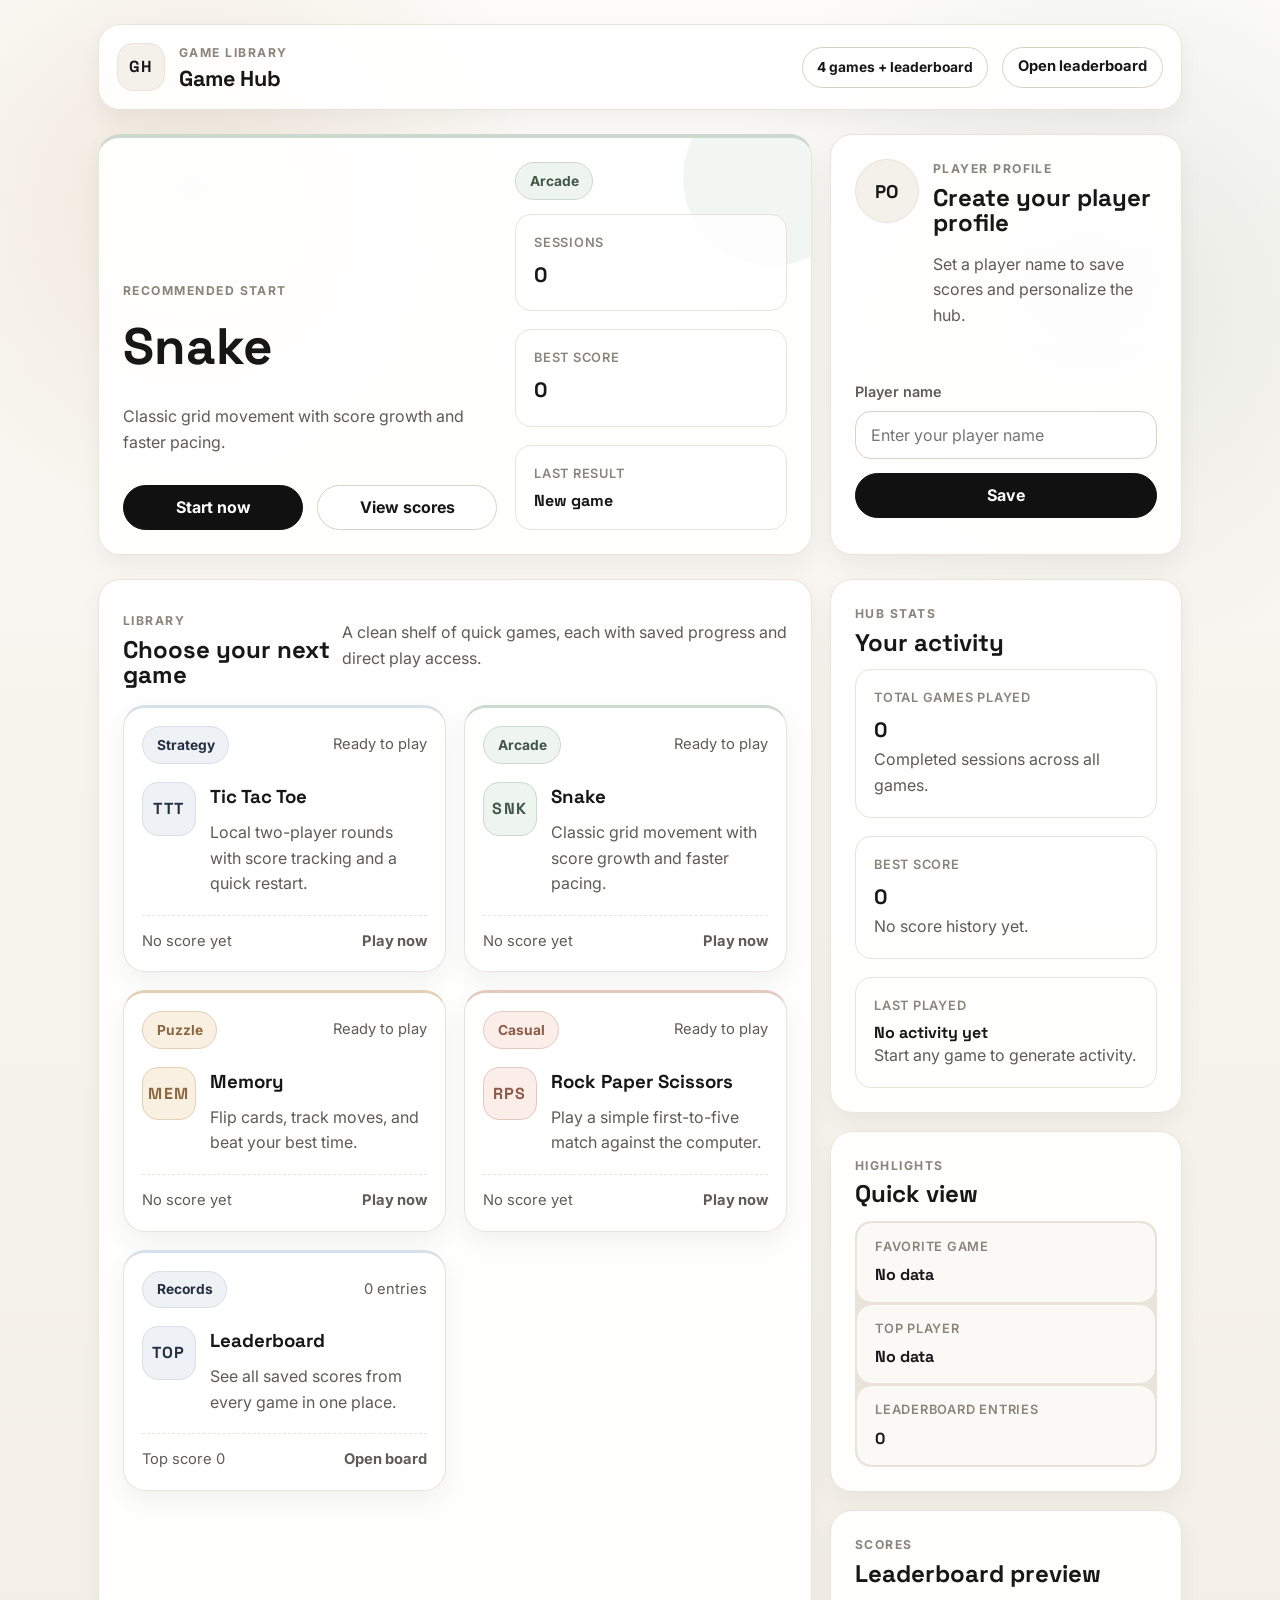
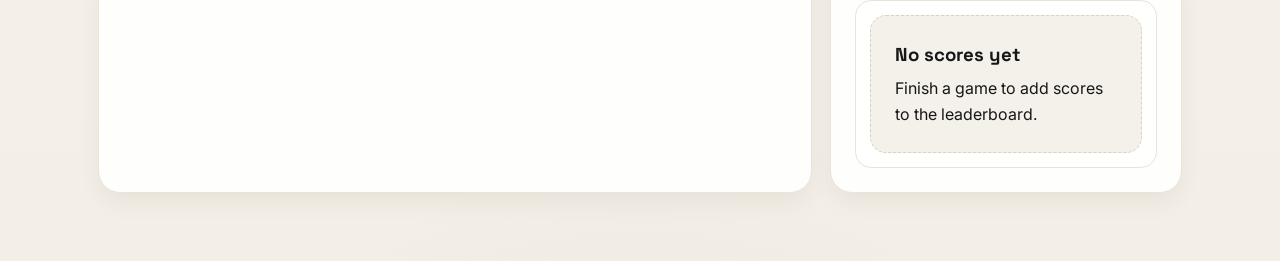
<file: index.html>
﻿<!DOCTYPE html>
<html lang="en">
<head>
  <meta charset="UTF-8">
  <meta name="viewport" content="width=device-width, initial-scale=1.0">
  <meta name="theme-color" content="#f7f5f0">
  <title>Game Hub</title>
  <link rel="stylesheet" href="styles/variables.css">
  <link rel="stylesheet" href="styles/global.css">
</head>
<body data-page="dashboard">
  <main class="app-shell app-shell-dashboard">
    <header class="topbar glass-card topbar-dashboard">
      <div class="brand">
        <div class="brand-mark">GH</div>
        <div>
          <p class="eyebrow">Game library</p>
          <h1 class="brand-title">Game Hub</h1>
        </div>
      </div>
      <div class="topbar-actions">
        <span class="topbar-pill">4 games + leaderboard</span>
        <a class="button button-secondary button-small" href="games/leaderboard/index.html">Open leaderboard</a>
      </div>
    </header>

    <section class="hub-hero">
      <article class="glass-card featured-panel tone-sage" id="featuredPanel">
        <div class="featured-copy">
          <p class="eyebrow" id="featuredEyebrow">Recommended start</p>
          <h2 class="hero-title featured-title" id="featuredGameName">Snake</h2>
          <p class="hero-text" id="featuredGameCopy">A quick arcade run is a great way to jump into the hub.</p>
          <div class="hero-actions">
            <a class="button" id="featuredGameLink" href="games/snake/index.html">Play now</a>
            <a class="button button-secondary" href="games/leaderboard/index.html">View scores</a>
          </div>
        </div>

        <div class="featured-side">
          <span class="feature-tag" id="featuredGameCategory">Arcade</span>
          <div class="feature-stats">
            <article class="feature-stat">
              <span class="stat-label">Sessions</span>
              <strong class="stat-value" id="featuredSessions">0</strong>
            </article>
            <article class="feature-stat">
              <span class="stat-label">Best score</span>
              <strong class="stat-value" id="featuredBestScore">0</strong>
            </article>
            <article class="feature-stat">
              <span class="stat-label">Last result</span>
              <strong class="stat-value stat-value-small" id="featuredLastResult">New game</strong>
            </article>
          </div>
        </div>
      </article>

      <aside class="glass-card profile-panel">
        <div class="profile-head">
          <div class="profile-avatar" id="profileAvatar">GH</div>
          <div>
            <p class="eyebrow">Player profile</p>
            <h2 class="profile-title" id="profileHeading">Create your player profile</h2>
            <p class="profile-copy" id="profileCopy">Set a player name to save scores and personalize the hub.</p>
          </div>
        </div>

        <div class="profile-actions">
          <button class="button button-secondary button-small is-hidden" id="editProfileBtn" type="button">Edit name</button>
        </div>

        <form class="profile-form" id="profileForm" novalidate>
          <label class="field" for="playerNameInput">
            <span class="field-label">Player name</span>
            <input
              class="field-input"
              id="playerNameInput"
              name="playerName"
              type="text"
              maxlength="18"
              placeholder="Enter your player name"
              autocomplete="nickname"
            >
          </label>
          <div class="profile-form-actions">
            <button class="button" id="saveProfileBtn" type="submit">Save</button>
            <button class="button button-secondary" id="cancelProfileBtn" type="button">Cancel</button>
          </div>
        </form>
      </aside>
    </section>

    <section class="dashboard-main">
      <section class="glass-card library-panel">
        <div class="section-header">
          <div>
            <p class="eyebrow">Library</p>
            <h2 class="section-title">Choose your next game</h2>
          </div>
          <p class="section-copy">A clean shelf of quick games, each with saved progress and direct play access.</p>
        </div>
        <div class="game-grid game-grid-dashboard" id="gameGrid"></div>
      </section>

      <aside class="sidebar-stack">
        <article class="glass-card stats-panel">
          <div class="section-header section-header-compact">
            <div>
              <p class="eyebrow">Hub stats</p>
              <h2 class="section-title">Your activity</h2>
            </div>
          </div>

          <div class="stats-grid stats-grid-compact">
            <article class="stat-card">
              <span class="stat-label">Total games played</span>
              <strong class="stat-value" id="totalGamesPlayed">0</strong>
              <span class="stat-copy">Completed sessions across all games.</span>
            </article>

            <article class="stat-card">
              <span class="stat-label">Best score</span>
              <strong class="stat-value" id="bestScoreValue">0</strong>
              <span class="stat-copy" id="bestScoreContext">No score history yet.</span>
            </article>

            <article class="stat-card">
              <span class="stat-label">Last played</span>
              <strong class="stat-value stat-value-small" id="lastPlayedGame">No activity yet</strong>
              <span class="stat-copy" id="lastPlayedTime">Start any game to generate activity.</span>
            </article>
          </div>
        </article>

        <article class="glass-card info-panel">
          <div class="section-header section-header-compact">
            <div>
              <p class="eyebrow">Highlights</p>
              <h2 class="section-title">Quick view</h2>
            </div>
          </div>

          <div class="insight-list">
            <div class="insight-item">
              <span class="summary-inline-label">Favorite game</span>
              <strong id="favoriteGameValue">No data</strong>
            </div>
            <div class="insight-item">
              <span class="summary-inline-label">Top player</span>
              <strong id="topPlayerValue">No data</strong>
            </div>
            <div class="insight-item">
              <span class="summary-inline-label">Leaderboard entries</span>
              <strong id="leaderboardEntriesValue">0</strong>
            </div>
          </div>
        </article>

        <article class="glass-card leaderboard-card">
          <div class="section-header section-header-compact">
            <div>
              <p class="eyebrow">Scores</p>
              <h2 class="section-title">Leaderboard preview</h2>
            </div>
          </div>

          <div class="table-wrap">
            <table class="leaderboard-table leaderboard-table-compact">
              <thead>
                <tr>
                  <th>Rank</th>
                  <th>Player</th>
                  <th>Game</th>
                  <th>Score</th>
                  <th>Result</th>
                </tr>
              </thead>
              <tbody id="leaderboardPreviewBody"></tbody>
            </table>
          </div>
        </article>
      </aside>
    </section>
  </main>

  <script src="shared/config.js" defer></script>
  <script src="shared/storage.js" defer></script>
  <script src="shared/scoreboard.js" defer></script>
  <script src="shared/ui.js" defer></script>
  <script src="script.js" defer></script>
</body>
</html>
</file>
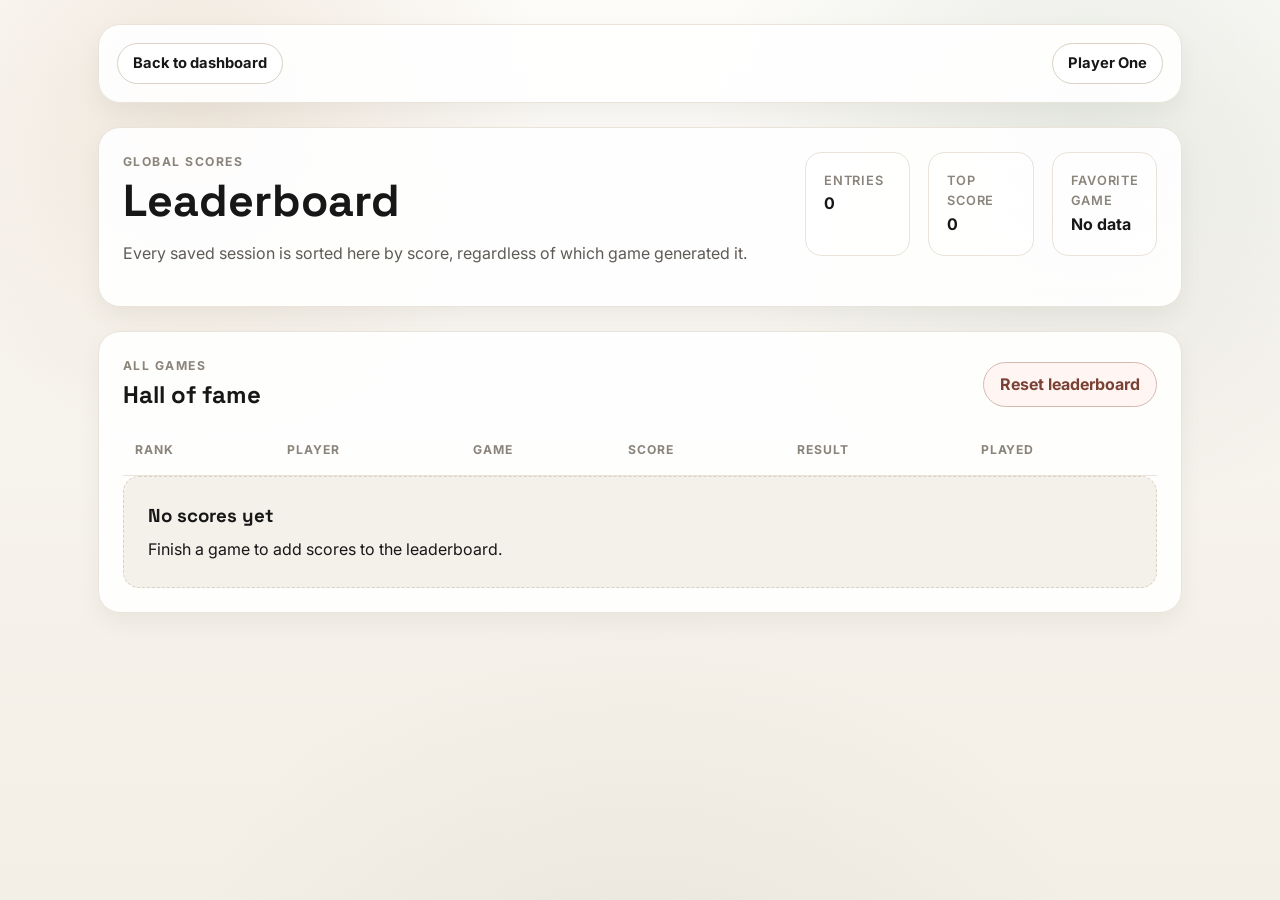
<file: games/leaderboard/index.html>
﻿<!DOCTYPE html>
<html lang="en">
<head>
  <meta charset="UTF-8">
  <meta name="viewport" content="width=device-width, initial-scale=1.0">
  <title>Game Hub | Leaderboard</title>
  <link rel="stylesheet" href="../../styles/variables.css">
  <link rel="stylesheet" href="../../styles/global.css">
  <link rel="stylesheet" href="style.css">
</head>
<body data-page="leaderboard">
  <main class="page-shell">
    <header class="topbar glass-card">
      <a class="back-link" href="../../index.html">Back to dashboard</a>
      <span class="player-chip" id="playerNameChip">Player One</span>
    </header>

    <section class="page-hero glass-card">
      <div>
        <p class="eyebrow">Global scores</p>
        <h1 class="page-title">Leaderboard</h1>
        <p class="hero-text">
          Every saved session is sorted here by score, regardless of which game generated it.
        </p>
      </div>
      <div class="status-strip">
        <article class="score-pill">
          <span class="pill-label">Entries</span>
          <strong id="leaderboardEntriesCount">0</strong>
        </article>
        <article class="score-pill">
          <span class="pill-label">Top score</span>
          <strong id="leaderboardTopScore">0</strong>
        </article>
        <article class="score-pill">
          <span class="pill-label">Favorite game</span>
          <strong id="leaderboardFavoriteGame">No data</strong>
        </article>
      </div>
    </section>

    <section class="page-section">
      <article class="glass-card leaderboard-card">
        <div class="section-header">
          <div>
            <p class="eyebrow">All games</p>
            <h2 class="section-title">Hall of fame</h2>
          </div>
          <div class="page-actions">
            <button class="button button-danger" id="resetLeaderboardBtn" type="button">Reset leaderboard</button>
          </div>
        </div>

        <div class="table-wrap">
          <table class="leaderboard-table">
            <thead>
              <tr>
                <th>Rank</th>
                <th>Player</th>
                <th>Game</th>
                <th>Score</th>
                <th>Result</th>
                <th>Played</th>
              </tr>
            </thead>
            <tbody id="leaderboardTableBody"></tbody>
          </table>
        </div>
      </article>
    </section>
  </main>

  <script src="../../shared/config.js" defer></script>
  <script src="../../shared/storage.js" defer></script>
  <script src="../../shared/scoreboard.js" defer></script>
  <script src="../../shared/ui.js" defer></script>
  <script src="script.js" defer></script>
</body>
</html>
</file>
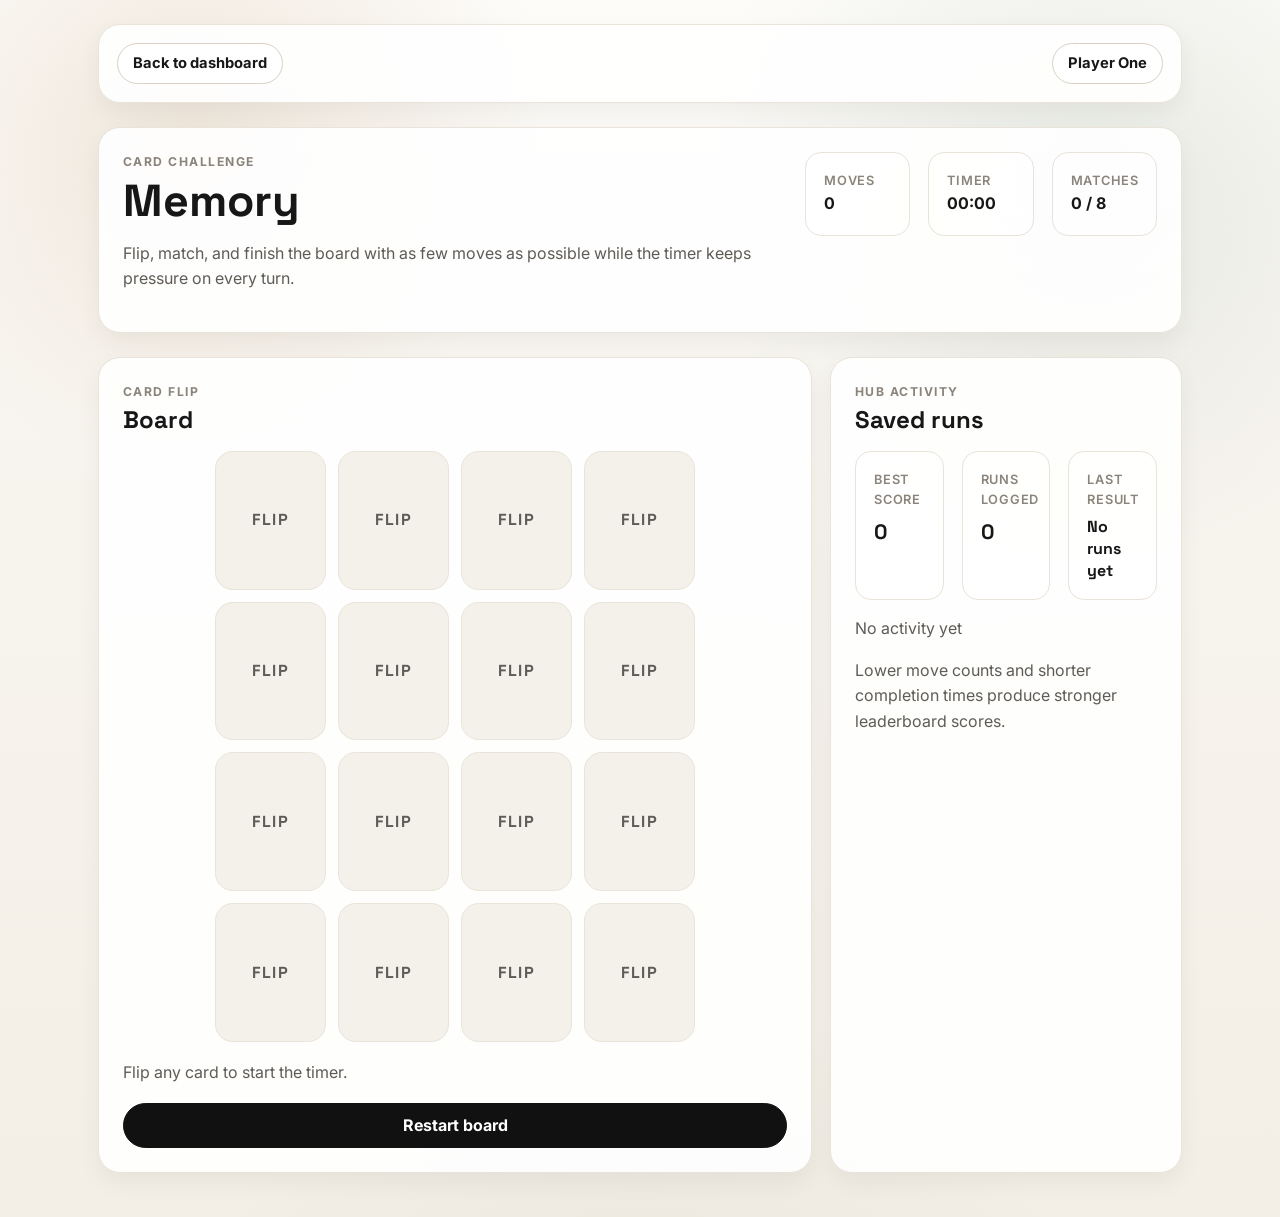
<file: games/memory/index.html>
﻿<!DOCTYPE html>
<html lang="en">
<head>
  <meta charset="UTF-8">
  <meta name="viewport" content="width=device-width, initial-scale=1.0">
  <title>Game Hub | Memory</title>
  <link rel="stylesheet" href="../../styles/variables.css">
  <link rel="stylesheet" href="../../styles/global.css">
  <link rel="stylesheet" href="style.css">
</head>
<body data-page="memory">
  <main class="page-shell">
    <header class="topbar glass-card">
      <a class="back-link" href="../../index.html">Back to dashboard</a>
      <span class="player-chip" id="playerNameChip">Player One</span>
    </header>

    <section class="page-hero glass-card">
      <div>
        <p class="eyebrow">Card challenge</p>
        <h1 class="page-title">Memory</h1>
        <p class="hero-text">
          Flip, match, and finish the board with as few moves as possible while the timer keeps pressure on every turn.
        </p>
      </div>
      <div class="status-strip">
        <article class="score-pill">
          <span class="pill-label">Moves</span>
          <strong id="memoryMovesValue">0</strong>
        </article>
        <article class="score-pill">
          <span class="pill-label">Timer</span>
          <strong id="memoryTimerValue">00:00</strong>
        </article>
        <article class="score-pill">
          <span class="pill-label">Matches</span>
          <strong id="memoryMatchesValue">0 / 8</strong>
        </article>
      </div>
    </section>

    <section class="game-layout">
      <article class="glass-card game-panel">
        <div class="panel-heading">
          <div>
            <p class="eyebrow">Card flip</p>
            <h2 class="panel-title">Board</h2>
          </div>
        </div>

        <div class="memory-board" id="memoryBoard"></div>
        <p class="status-message" id="memoryStatusMessage">Flip any card to start the timer.</p>

        <div class="control-group">
          <button class="button" id="restartMemoryBtn" type="button">Restart board</button>
        </div>
      </article>

      <aside class="glass-card game-side-panel">
        <div class="panel-heading">
          <div>
            <p class="eyebrow">Hub activity</p>
            <h2 class="panel-title">Saved runs</h2>
          </div>
        </div>

        <div class="summary-grid">
          <article class="summary-card">
            <span class="stat-label">Best score</span>
            <strong class="summary-value" id="memoryBestValue">0</strong>
          </article>
          <article class="summary-card">
            <span class="stat-label">Runs logged</span>
            <strong class="summary-value" id="memoryRunsValue">0</strong>
          </article>
          <article class="summary-card">
            <span class="stat-label">Last result</span>
            <strong class="summary-value summary-value-small" id="memoryLastResult">No runs yet</strong>
          </article>
        </div>

        <p class="helper-text" id="memoryLastPlayed">No activity yet</p>
        <p class="helper-text">
          Lower move counts and shorter completion times produce stronger leaderboard scores.
        </p>
      </aside>
    </section>
  </main>

  <script src="../../shared/config.js" defer></script>
  <script src="../../shared/storage.js" defer></script>
  <script src="../../shared/scoreboard.js" defer></script>
  <script src="../../shared/timer.js" defer></script>
  <script src="../../shared/ui.js" defer></script>
  <script src="script.js" defer></script>
</body>
</html>
</file>
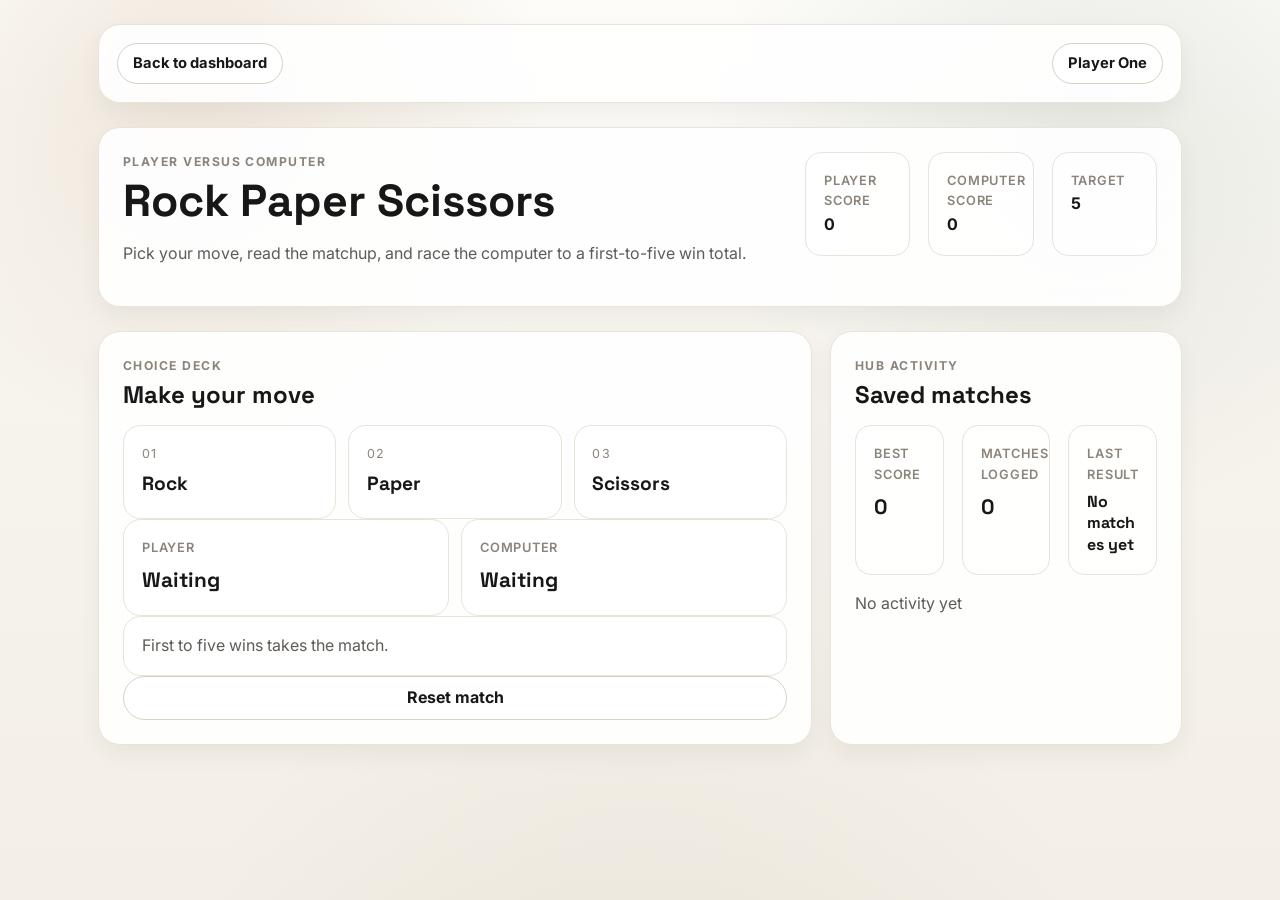
<file: games/rock-paper-scissors/index.html>
﻿<!DOCTYPE html>
<html lang="en">
<head>
  <meta charset="UTF-8">
  <meta name="viewport" content="width=device-width, initial-scale=1.0">
  <title>Game Hub | Rock Paper Scissors</title>
  <link rel="stylesheet" href="../../styles/variables.css">
  <link rel="stylesheet" href="../../styles/global.css">
  <link rel="stylesheet" href="style.css">
</head>
<body data-page="rock-paper-scissors">
  <main class="page-shell">
    <header class="topbar glass-card">
      <a class="back-link" href="../../index.html">Back to dashboard</a>
      <span class="player-chip" id="playerNameChip">Player One</span>
    </header>

    <section class="page-hero glass-card">
      <div>
        <p class="eyebrow">Player versus computer</p>
        <h1 class="page-title">Rock Paper Scissors</h1>
        <p class="hero-text">
          Pick your move, read the matchup, and race the computer to a first-to-five win total.
        </p>
      </div>
      <div class="status-strip">
        <article class="score-pill">
          <span class="pill-label">Player score</span>
          <strong id="rpsPlayerScore">0</strong>
        </article>
        <article class="score-pill">
          <span class="pill-label">Computer score</span>
          <strong id="rpsComputerScore">0</strong>
        </article>
        <article class="score-pill">
          <span class="pill-label">Target</span>
          <strong id="rpsTargetScore">5</strong>
        </article>
      </div>
    </section>

    <section class="game-layout">
      <article class="glass-card game-panel">
        <div class="panel-heading">
          <div>
            <p class="eyebrow">Choice deck</p>
            <h2 class="panel-title">Make your move</h2>
          </div>
        </div>

        <div class="rps-choices" id="rpsChoices">
          <button class="choice-btn" type="button" data-choice="rock">
            <span class="choice-key">01</span>
            <span class="choice-name">Rock</span>
          </button>
          <button class="choice-btn" type="button" data-choice="paper">
            <span class="choice-key">02</span>
            <span class="choice-name">Paper</span>
          </button>
          <button class="choice-btn" type="button" data-choice="scissors">
            <span class="choice-key">03</span>
            <span class="choice-name">Scissors</span>
          </button>
        </div>

        <div class="rps-arena">
          <article class="choice-display" id="playerChoiceCard">
            <span class="stat-label">Player</span>
            <strong class="summary-value" id="playerChoiceValue">Waiting</strong>
          </article>
          <article class="choice-display" id="computerChoiceCard">
            <span class="stat-label">Computer</span>
            <strong class="summary-value" id="computerChoiceValue">Waiting</strong>
          </article>
        </div>

        <div class="result-banner" id="rpsResultBanner" data-state="idle">
          First to five wins takes the match.
        </div>

        <div class="control-group">
          <button class="button button-secondary" id="resetRpsBtn" type="button">Reset match</button>
        </div>
      </article>

      <aside class="glass-card game-side-panel">
        <div class="panel-heading">
          <div>
            <p class="eyebrow">Hub activity</p>
            <h2 class="panel-title">Saved matches</h2>
          </div>
        </div>

        <div class="summary-grid">
          <article class="summary-card">
            <span class="stat-label">Best score</span>
            <strong class="summary-value" id="rpsBestValue">0</strong>
          </article>
          <article class="summary-card">
            <span class="stat-label">Matches logged</span>
            <strong class="summary-value" id="rpsRunsValue">0</strong>
          </article>
          <article class="summary-card">
            <span class="stat-label">Last result</span>
            <strong class="summary-value summary-value-small" id="rpsLastResult">No matches yet</strong>
          </article>
        </div>

        <p class="helper-text" id="rpsLastPlayed">No activity yet</p>
      </aside>
    </section>
  </main>

  <script src="../../shared/config.js" defer></script>
  <script src="../../shared/storage.js" defer></script>
  <script src="../../shared/scoreboard.js" defer></script>
  <script src="../../shared/ui.js" defer></script>
  <script src="script.js" defer></script>
</body>
</html>
</file>
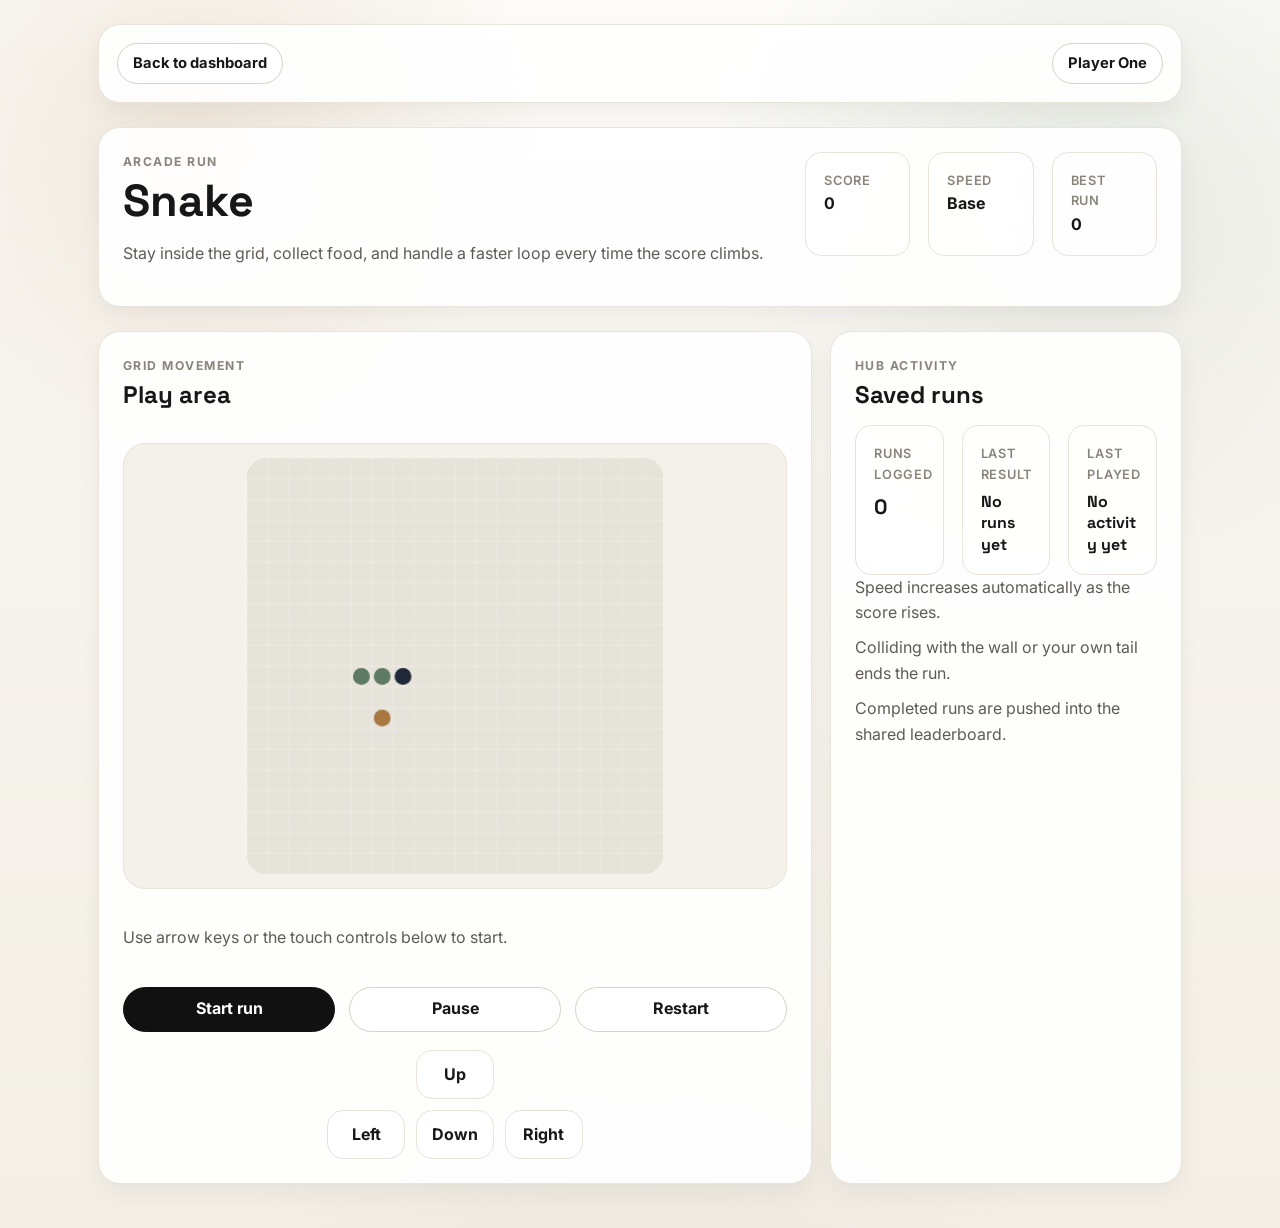
<file: games/snake/index.html>
﻿<!DOCTYPE html>
<html lang="en">
<head>
  <meta charset="UTF-8">
  <meta name="viewport" content="width=device-width, initial-scale=1.0">
  <title>Game Hub | Snake</title>
  <link rel="stylesheet" href="../../styles/variables.css">
  <link rel="stylesheet" href="../../styles/global.css">
  <link rel="stylesheet" href="style.css">
</head>
<body data-page="snake">
  <main class="page-shell">
    <header class="topbar glass-card">
      <a class="back-link" href="../../index.html">Back to dashboard</a>
      <span class="player-chip" id="playerNameChip">Player One</span>
    </header>

    <section class="page-hero glass-card">
      <div>
        <p class="eyebrow">Arcade run</p>
        <h1 class="page-title">Snake</h1>
        <p class="hero-text">
          Stay inside the grid, collect food, and handle a faster loop every time the score climbs.
        </p>
      </div>
      <div class="status-strip">
        <article class="score-pill">
          <span class="pill-label">Score</span>
          <strong id="snakeScoreValue">0</strong>
        </article>
        <article class="score-pill">
          <span class="pill-label">Speed</span>
          <strong id="snakeSpeedValue">Base</strong>
        </article>
        <article class="score-pill">
          <span class="pill-label">Best run</span>
          <strong id="snakeBestValue">0</strong>
        </article>
      </div>
    </section>

    <section class="game-layout">
      <article class="glass-card game-panel snake-panel">
        <div class="panel-heading">
          <div>
            <p class="eyebrow">Grid movement</p>
            <h2 class="panel-title">Play area</h2>
          </div>
        </div>

        <div class="snake-canvas-wrap">
          <canvas id="snakeCanvas" width="420" height="420" aria-label="Snake game board"></canvas>
        </div>

        <p class="status-message" id="snakeStatusMessage">
          Use arrow keys on desktop or the touch controls below to start.
        </p>

        <div class="control-group">
          <button class="button" id="startSnakeBtn" type="button">Start run</button>
          <button class="button button-secondary" id="pauseSnakeBtn" type="button">Pause</button>
          <button class="button button-secondary" id="restartSnakeBtn" type="button">Restart</button>
        </div>

        <div class="snake-pad" id="snakePad">
          <button class="pad-up" type="button" data-direction="up">Up</button>
          <button class="pad-left" type="button" data-direction="left">Left</button>
          <button class="pad-down" type="button" data-direction="down">Down</button>
          <button class="pad-right" type="button" data-direction="right">Right</button>
        </div>
      </article>

      <aside class="glass-card game-side-panel">
        <div class="panel-heading">
          <div>
            <p class="eyebrow">Hub activity</p>
            <h2 class="panel-title">Saved runs</h2>
          </div>
        </div>

        <div class="summary-grid">
          <article class="summary-card">
            <span class="stat-label">Runs logged</span>
            <strong class="summary-value" id="snakeRunsValue">0</strong>
          </article>
          <article class="summary-card">
            <span class="stat-label">Last result</span>
            <strong class="summary-value summary-value-small" id="snakeLastResult">No runs yet</strong>
          </article>
          <article class="summary-card">
            <span class="stat-label">Last played</span>
            <strong class="summary-value summary-value-small" id="snakeLastPlayed">No activity yet</strong>
          </article>
        </div>

        <ul class="helper-list">
          <li>Speed increases automatically as the score rises.</li>
          <li>Colliding with the wall or your own tail ends the run.</li>
          <li>Completed runs are pushed into the shared leaderboard.</li>
        </ul>
      </aside>
    </section>
  </main>

  <script src="../../shared/config.js" defer></script>
  <script src="../../shared/storage.js" defer></script>
  <script src="../../shared/scoreboard.js" defer></script>
  <script src="../../shared/ui.js" defer></script>
  <script src="script.js" defer></script>
</body>
</html>
</file>
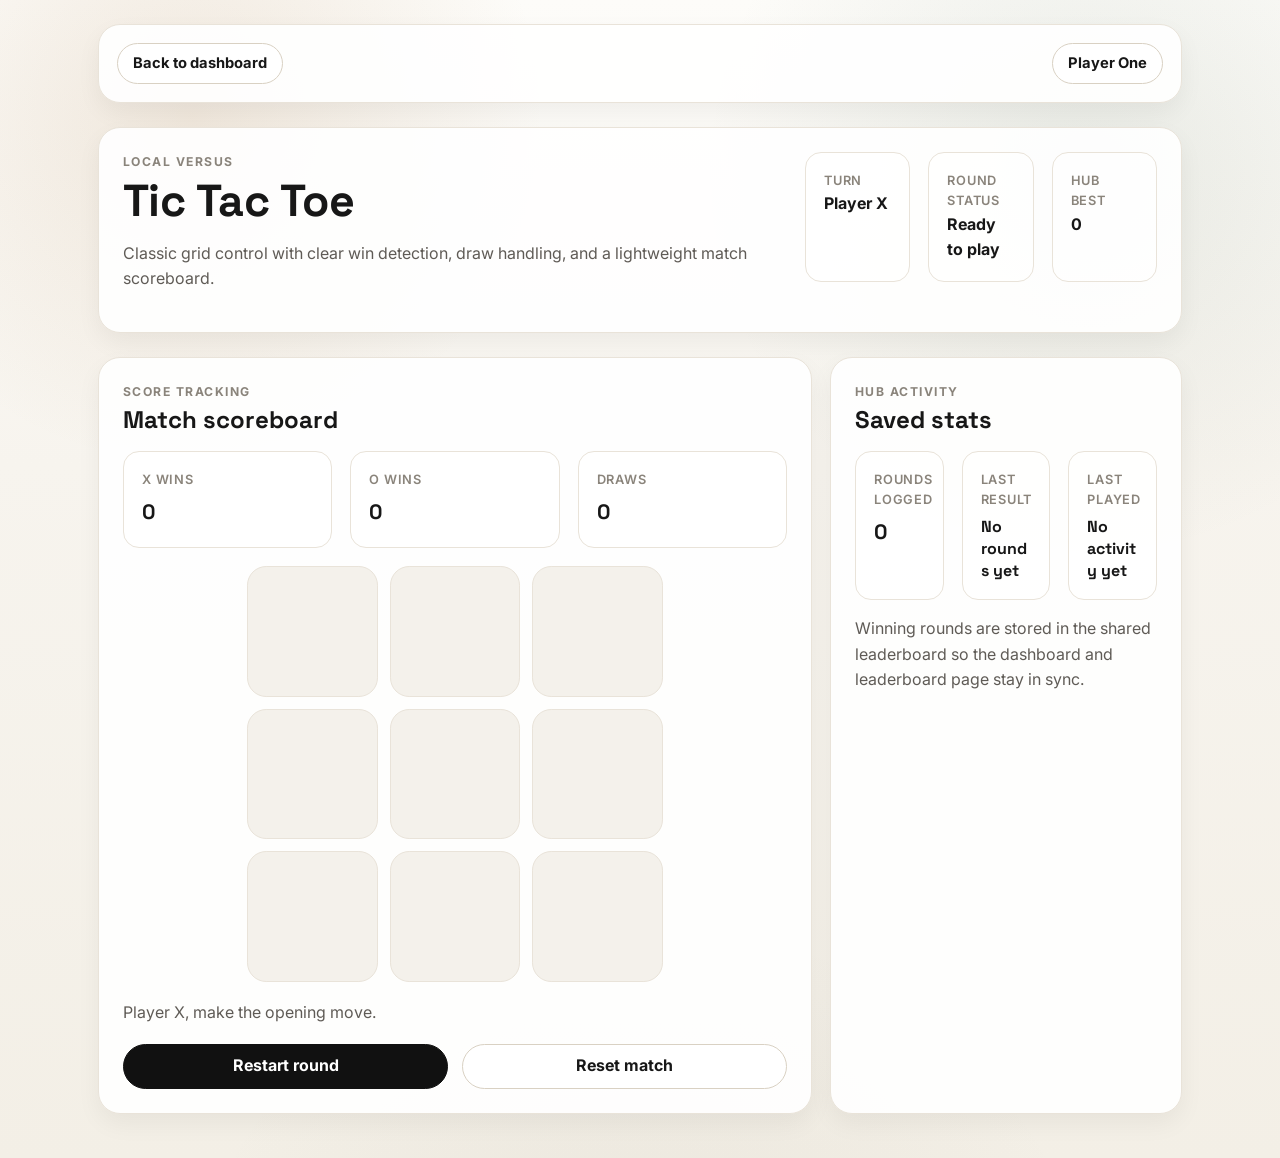
<file: games/tic-tac-toe/index.html>
﻿<!DOCTYPE html>
<html lang="en">
<head>
  <meta charset="UTF-8">
  <meta name="viewport" content="width=device-width, initial-scale=1.0">
  <title>Game Hub | Tic Tac Toe</title>
  <link rel="stylesheet" href="../../styles/variables.css">
  <link rel="stylesheet" href="../../styles/global.css">
  <link rel="stylesheet" href="style.css">
</head>
<body data-page="tic-tac-toe">
  <main class="page-shell">
    <header class="topbar glass-card">
      <a class="back-link" href="../../index.html">Back to dashboard</a>
      <span class="player-chip" id="playerNameChip">Player One</span>
    </header>

    <section class="page-hero glass-card">
      <div>
        <p class="eyebrow">Local versus</p>
        <h1 class="page-title">Tic Tac Toe</h1>
        <p class="hero-text">
          Classic grid control with clear win detection, draw handling, and a lightweight match scoreboard.
        </p>
      </div>
      <div class="status-strip">
        <article class="score-pill">
          <span class="pill-label">Turn</span>
          <strong id="turnLabel">Player X</strong>
        </article>
        <article class="score-pill">
          <span class="pill-label">Round status</span>
          <strong id="roundStatus">Ready to play</strong>
        </article>
        <article class="score-pill">
          <span class="pill-label">Hub best</span>
          <strong id="tttBestScore">0</strong>
        </article>
      </div>
    </section>

    <section class="game-layout">
      <article class="glass-card game-panel">
        <div class="panel-heading">
          <div>
            <p class="eyebrow">Score tracking</p>
            <h2 class="panel-title">Match scoreboard</h2>
          </div>
        </div>

        <div class="ttt-scoreboard">
          <article class="summary-card">
            <span class="stat-label">X wins</span>
            <strong class="summary-value" id="xWinsValue">0</strong>
          </article>
          <article class="summary-card">
            <span class="stat-label">O wins</span>
            <strong class="summary-value" id="oWinsValue">0</strong>
          </article>
          <article class="summary-card">
            <span class="stat-label">Draws</span>
            <strong class="summary-value" id="drawsValue">0</strong>
          </article>
        </div>

        <div class="ttt-board" id="tttBoard" role="grid" aria-label="Tic Tac Toe board">
          <button class="ttt-cell" type="button" data-index="0" data-value=""></button>
          <button class="ttt-cell" type="button" data-index="1" data-value=""></button>
          <button class="ttt-cell" type="button" data-index="2" data-value=""></button>
          <button class="ttt-cell" type="button" data-index="3" data-value=""></button>
          <button class="ttt-cell" type="button" data-index="4" data-value=""></button>
          <button class="ttt-cell" type="button" data-index="5" data-value=""></button>
          <button class="ttt-cell" type="button" data-index="6" data-value=""></button>
          <button class="ttt-cell" type="button" data-index="7" data-value=""></button>
          <button class="ttt-cell" type="button" data-index="8" data-value=""></button>
        </div>

        <p class="status-message" id="statusMessage">Player X, make the opening move.</p>

        <div class="control-group">
          <button class="button" id="restartRoundBtn" type="button">Restart round</button>
          <button class="button button-secondary" id="resetMatchBtn" type="button">Reset match</button>
        </div>
      </article>

      <aside class="glass-card game-side-panel">
        <div class="panel-heading">
          <div>
            <p class="eyebrow">Hub activity</p>
            <h2 class="panel-title">Saved stats</h2>
          </div>
        </div>

        <div class="summary-grid">
          <article class="summary-card">
            <span class="stat-label">Rounds logged</span>
            <strong class="summary-value" id="tttRoundsValue">0</strong>
          </article>
          <article class="summary-card">
            <span class="stat-label">Last result</span>
            <strong class="summary-value summary-value-small" id="tttLastResult">No rounds yet</strong>
          </article>
          <article class="summary-card">
            <span class="stat-label">Last played</span>
            <strong class="summary-value summary-value-small" id="tttLastPlayed">No activity yet</strong>
          </article>
        </div>

        <p class="helper-text">
          Winning rounds are stored in the shared leaderboard so the dashboard and leaderboard page stay in sync.
        </p>
      </aside>
    </section>
  </main>

  <script src="../../shared/config.js" defer></script>
  <script src="../../shared/storage.js" defer></script>
  <script src="../../shared/scoreboard.js" defer></script>
  <script src="../../shared/ui.js" defer></script>
  <script src="script.js" defer></script>
</body>
</html>
</file>
<file: styles/variables.css>
﻿:root {
  color-scheme: light;
  --font-heading: "Space Grotesk", "Inter", "Segoe UI", sans-serif;
  --font-body: "Inter", "Segoe UI", sans-serif;
  --page-max: 1120px;
  --radius-xl: 28px;
  --radius-lg: 22px;
  --radius-md: 16px;
  --radius-sm: 12px;
  --space-1: 0.375rem;
  --space-2: 0.625rem;
  --space-3: 0.875rem;
  --space-4: 1.125rem;
  --space-5: 1.5rem;
  --space-6: 2rem;
  --space-7: 2.75rem;
  --bg-page: #fbfaf7;
  --bg-canvas: #f5f3ee;
  --bg-card: #ffffff;
  --bg-soft: #f4f1eb;
  --line-soft: #e9e3d9;
  --line-strong: #d9d1c3;
  --text-primary: #171717;
  --text-secondary: #5f5b56;
  --text-muted: #8a847b;
  --accent-cyan: #1f2937;
  --accent-green: #5f7a64;
  --accent-amber: #a97842;
  --accent-coral: #a85d4a;
  --shadow-card: 0 10px 24px rgba(24, 21, 18, 0.05);
  --shadow-card-hover: 0 18px 30px rgba(24, 21, 18, 0.08);
  --transition-base: 0.25s ease;
}
</file>
<file: styles/global.css>
﻿@import url("https://fonts.googleapis.com/css2?family=Inter:wght@400;500;600;700;800&family=Space+Grotesk:wght@500;700&display=swap");

*,
*::before,
*::after {
  box-sizing: border-box;
}

html {
  scroll-behavior: smooth;
}

body {
  margin: 0;
  min-height: 100vh;
  overflow-x: hidden;
  font-family: var(--font-body);
  background:
    radial-gradient(circle at 15% 10%, rgba(169, 120, 66, 0.15), transparent 22rem),
    radial-gradient(circle at 85% 15%, rgba(95, 122, 100, 0.12), transparent 24rem),
    radial-gradient(circle at 50% 120%, rgba(120, 110, 90, 0.08), transparent 30rem),
    linear-gradient(180deg, #fdfcf9 0%, #f7f4ee 40%, #f3efe6 100%);
  color: var(--text-primary);
  line-height: 1.6;
  -webkit-font-smoothing: antialiased;
  -moz-osx-font-smoothing: grayscale;
  text-rendering: optimizeLegibility;
  transition: background 0.6s ease;
}

a {
  color: inherit;
  text-decoration: none;
}

button,
input {
  font: inherit;
}

button {
  cursor: pointer;
}

img,
canvas {
  display: block;
  max-width: 100%;
}

.app-shell,
.page-shell {
  width: min(100%, var(--page-max));
  margin: 0 auto;
  padding: clamp(0.85rem, 2vw, 1.5rem) clamp(0.8rem, 3vw, 1.125rem) clamp(1.75rem, 5vw, 2.75rem);
  opacity: 0;
  transform: translateY(0.75rem);
  transition: opacity 0.35s ease, transform 0.35s ease;
}

body.is-ready .app-shell,
body.is-ready .page-shell {
  opacity: 1;
  transform: translateY(0);
}

.glass-card {
  background: rgba(255, 255, 255, 0.92);
  border: 1px solid var(--line-soft);
  border-radius: var(--radius-lg);
  box-shadow: var(--shadow-card);
}

.topbar {
  display: flex;
  align-items: center;
  justify-content: space-between;
  gap: var(--space-3);
  padding: clamp(0.95rem, 2vw, 1.125rem);
  margin-bottom: var(--space-5);
}

.topbar-dashboard {
  backdrop-filter: blur(10px);
}

.topbar-actions,
.hero-actions,
.profile-form-actions,
.control-group,
.page-actions,
.profile-actions {
  display: flex;
  flex-wrap: wrap;
  gap: var(--space-3);
}

.control-group > *,
.hero-actions > *,
.profile-form-actions > *,
.page-actions > * {
  flex: 0 1 auto;
}

.topbar-pill,
.back-link,
.player-chip,
.feature-tag,
.card-badge {
  display: inline-flex;
  align-items: center;
  justify-content: center;
  min-height: 2.35rem;
  padding: 0 0.85rem;
  border-radius: 999px;
  font-size: 0.86rem;
  font-weight: 700;
  text-align: center;
}

.topbar-pill,
.back-link,
.player-chip {
  border: 1px solid var(--line-strong);
  background: var(--bg-card);
  color: var(--text-primary);
}

.brand {
  display: flex;
  align-items: center;
  gap: var(--space-3);
  min-width: 0;
}

.brand-mark,
.card-icon {
  display: grid;
  place-items: center;
  width: 3rem;
  height: 3rem;
  border-radius: 1rem;
  border: 1px solid var(--line-soft);
  background: var(--bg-soft);
  color: var(--text-primary);
  font-family: var(--font-heading);
  font-weight: 700;
  letter-spacing: 0.08em;
  text-transform: uppercase;
  flex-shrink: 0;
}

.brand-title,
.hero-title,
.section-title,
.page-title,
.profile-title,
.panel-title {
  margin: 0;
  font-family: var(--font-heading);
  line-height: 1.06;
  overflow-wrap: anywhere;
}

.brand-title {
  font-size: 1.35rem;
}

.hero-title,
.featured-title {
  font-size: clamp(2rem, 4vw, 3.8rem);
}

.page-title {
  font-size: clamp(1.85rem, 4vw, 2.8rem);
}

.eyebrow {
  margin: 0 0 var(--space-1);
  color: var(--text-muted);
  font-size: 0.76rem;
  font-weight: 700;
  letter-spacing: 0.12em;
  text-transform: uppercase;
}

.hero-text,
.profile-copy,
.section-copy,
.field-label,
.helper-text,
.card-copy p,
.card-body p,
.stat-copy,
.table-detail,
.status-message {
  color: var(--text-secondary);
}

.button {
  display: inline-flex;
  align-items: center;
  justify-content: center;
  min-height: 2.8rem;
  padding: 0 1rem;
  border: 1px solid #111111;
  border-radius: 999px;
  background: #111111;
  color: #ffffff;
  font-weight: 700;
  transition: transform var(--transition-base), background var(--transition-base), border-color var(--transition-base), color var(--transition-base), box-shadow var(--transition-base);
}

.button:hover {
  transform: translateY(-0.08rem);
  box-shadow: 0 10px 18px rgba(17, 17, 17, 0.08);
}

.button:active {
  transform: scale(0.98);
}

.button-secondary,
.button-ghost,
.back-link,
.player-chip {
  border: 1px solid var(--line-strong);
  background: var(--bg-card);
  color: var(--text-primary);
  box-shadow: none;
}

.button-danger {
  border-color: #d6b8b1;
  background: #fff6f3;
  color: #7a4135;
}

.button-small,
.back-link,
.player-chip {
  min-height: 2.55rem;
  padding: 0 0.95rem;
  font-size: 0.92rem;
}

.field {
  display: grid;
  gap: 0.5rem;
}

.field-label {
  font-size: 0.9rem;
  font-weight: 600;
}

.field-input {
  width: 100%;
  min-height: 3rem;
  padding: 0 0.95rem;
  border-radius: var(--radius-md);
  border: 1px solid var(--line-strong);
  background: var(--bg-card);
  color: var(--text-primary);
  outline: none;
  transition: border-color var(--transition-base), box-shadow var(--transition-base);
}

.field-input:focus {
  border-color: #111111;
  box-shadow: 0 0 0 0.2rem rgba(17, 17, 17, 0.05);
}

.hub-hero,
.dashboard-main,
.page-hero,
.game-layout,
.stats-grid,
.status-strip,
.summary-grid,
.mini-stat-grid,
.feature-stats,
.sidebar-stack,
.insight-list {
  display: grid;
  gap: var(--space-4);
}

.hub-hero,
.dashboard-main,
.dashboard-section,
.page-hero,
.page-section {
  margin-bottom: var(--space-5);
}

.featured-panel,
.profile-panel,
.library-panel,
.stats-panel,
.info-panel,
.leaderboard-card,
.game-panel,
.game-side-panel,
.page-hero {
  padding: clamp(0.95rem, 2vw, 1.5rem);
}

.hub-hero > *,
.dashboard-main > *,
.page-hero > *,
.game-layout > *,
.sidebar-stack > *,
.featured-panel > *,
.game-card > *,
.status-strip > *,
.summary-grid > *,
.stats-grid > *,
.feature-stats > * {
  min-width: 0;
}

.featured-panel,
.profile-panel,
.library-panel,
.stats-panel,
.info-panel,
.leaderboard-card,
.game-panel,
.game-side-panel {
  height: 100%;
}

.featured-panel {
  position: relative;
  overflow: hidden;
  display: grid;
  gap: var(--space-4);
  border-top: 4px solid var(--tone-stroke, var(--line-soft));
}

.featured-panel::after {
  content: "";
  position: absolute;
  top: -3rem;
  right: -3rem;
  width: 11rem;
  height: 11rem;
  border-radius: 50%;
  background: var(--tone-fill, var(--bg-soft));
  opacity: 0.8;
}

.featured-copy,
.featured-side {
  position: relative;
  z-index: 1;
}

.featured-copy {
  display: grid;
  gap: var(--space-3);
}

.featured-side {
  display: grid;
  align-content: start;
  gap: var(--space-3);
}

.feature-tag,
.card-badge {
  width: max-content;
  max-width: 100%;
  border: 1px solid var(--tone-stroke, var(--line-soft));
  background: var(--tone-fill, var(--bg-soft));
  color: var(--tone-text, var(--text-primary));
}

.feature-stat,
.stat-card,
.score-pill,
.summary-card,
.mini-stat-card,
.insight-item {
  border: 1px solid var(--line-soft);
  border-radius: var(--radius-md);
  background: rgba(255, 255, 255, 0.78);
}

.feature-stat,
.stat-card,
.score-pill,
.summary-card,
.mini-stat-card {
  padding: var(--space-4);
}

.stat-label,
.pill-label,
.summary-inline-label {
  display: block;
  color: var(--text-muted);
  font-size: 0.8rem;
  font-weight: 600;
  letter-spacing: 0.06em;
  text-transform: uppercase;
}

.stat-value,
.summary-value,
.mini-stat-value {
  display: block;
  margin-top: 0.35rem;
  font-family: var(--font-heading);
  font-size: 1.3rem;
  overflow-wrap: anywhere;
}

.stat-value-small,
.summary-value-small {
  font-size: 1rem;
  line-height: 1.35;
}

.profile-panel {
  display: grid;
  gap: var(--space-4);
  align-content: start;
}

.profile-head {
  display: flex;
  align-items: flex-start;
  gap: var(--space-3);
}

.profile-avatar {
  display: grid;
  place-items: center;
  width: 4rem;
  height: 4rem;
  border-radius: 50%;
  background: var(--bg-soft);
  border: 1px solid var(--line-soft);
  font-family: var(--font-heading);
  font-size: 1.15rem;
  font-weight: 700;
  flex-shrink: 0;
}

.profile-form {
  display: grid;
  gap: var(--space-3);
}

.section-header {
  display: flex;
  flex-direction: column;
  align-items: flex-start;
  gap: 0.55rem;
  margin-bottom: var(--space-4);
}

.section-header-compact {
  margin-bottom: var(--space-3);
}

.stats-grid,
.stats-grid-compact,
.game-grid,
.summary-grid,
.mini-stat-grid,
.status-strip {
  grid-template-columns: 1fr;
}

.game-grid {
  display: grid;
  gap: var(--space-4);
}

.game-card {
  display: flex;
  flex-direction: column;
  gap: var(--space-4);
  height: 100%;
  padding: var(--space-4);
  border-top: 3px solid var(--tone-stroke, var(--line-soft));
  transition: transform var(--transition-base), box-shadow var(--transition-base), border-color var(--transition-base);
}

.game-card:hover {
  transform: translateY(-0.14rem);
  box-shadow: var(--shadow-card-hover);
}

.game-card-head,
.card-topline,
.card-meta {
  display: flex;
  align-items: center;
  justify-content: space-between;
  gap: var(--space-3);
}

.game-card-body {
  display: grid;
  grid-template-columns: auto 1fr;
  gap: var(--space-3);
  align-items: start;
}

.game-card .card-icon {
  width: 3.35rem;
  height: 3.35rem;
  border-color: var(--tone-stroke, var(--line-soft));
  background: var(--tone-fill, var(--bg-soft));
  color: var(--tone-text, var(--text-primary));
}

.card-copy {
  display: grid;
  gap: 0.5rem;
  min-width: 0;
}

.card-copy h3,
.card-body h3,
.empty-state h3 {
  margin: 0;
  font-family: var(--font-heading);
}

.card-copy p {
  margin: 0;
}

.card-status,
.card-meta span,
.card-link,
.card-link-strong {
  font-size: 0.92rem;
}

.card-status,
.card-meta span,
.card-link {
  color: var(--text-secondary);
}

.card-meta {
  flex-wrap: wrap;
  margin-top: auto;
  padding-top: var(--space-3);
  border-top: 1px dashed var(--line-soft);
}

.card-link-strong {
  color: var(--tone-text, var(--text-primary));
  font-weight: 700;
}

.insight-list {
  gap: 1px;
  padding: 1px;
  border-radius: var(--radius-md);
  background: var(--line-soft);
}

.insight-item {
  padding: var(--space-3) var(--space-4);
}

.insight-item strong {
  display: block;
  margin-top: 0.3rem;
  font-family: var(--font-heading);
  overflow-wrap: anywhere;
}

.table-wrap {
  width: 100%;
  overflow-x: auto;
}

.leaderboard-table {
  width: 100%;
  border-collapse: collapse;
}

.leaderboard-table th,
.leaderboard-table td {
  padding: 0.95rem 0.75rem;
  text-align: left;
  border-bottom: 1px solid var(--line-soft);
  vertical-align: top;
  overflow-wrap: anywhere;
}

.leaderboard-table th {
  color: var(--text-muted);
  font-size: 0.76rem;
  font-weight: 700;
  letter-spacing: 0.08em;
  text-transform: uppercase;
}

.rank-pill {
  display: inline-flex;
  align-items: center;
  justify-content: center;
  min-width: 2rem;
  padding: 0.25rem 0.55rem;
  border-radius: 999px;
  background: var(--bg-soft);
  border: 1px solid var(--line-soft);
  font-weight: 700;
}

.table-player {
  font-weight: 700;
}

.table-detail {
  display: block;
  margin-top: 0.25rem;
}

.leaderboard-table td[colspan] {
  padding: 0;
  border-bottom: 0;
}

.empty-state {
  display: grid;
  gap: 0.4rem;
  padding: var(--space-5);
  border-radius: var(--radius-md);
  border: 1px dashed var(--line-strong);
  background: var(--bg-soft);
}

.empty-state p,
.empty-state h3 {
  margin: 0;
}

.panel-heading {
  display: flex;
  align-items: flex-start;
  justify-content: space-between;
  gap: var(--space-3);
  margin-bottom: var(--space-4);
}

.helper-list {
  display: grid;
  gap: 0.6rem;
  margin: 0;
  padding: 0;
  list-style: none;
}

.helper-list li {
  color: var(--text-secondary);
}

.status-message {
  margin: var(--space-4) 0;
}

.leaderboard-table-compact thead {
  display: none;
}

.leaderboard-table-compact,
.leaderboard-table-compact tbody,
.leaderboard-table-compact tr,
.leaderboard-table-compact td {
  display: block;
  width: 100%;
}

.leaderboard-table-compact tbody {
  display: grid;
  gap: var(--space-3);
}

.leaderboard-table-compact tr {
  padding: var(--space-3);
  border: 1px solid var(--line-soft);
  border-radius: var(--radius-md);
  background: rgba(255, 255, 255, 0.82);
}

.leaderboard-table-compact td {
  padding: 0;
  border-bottom: 0;
}

.leaderboard-table-compact td + td {
  margin-top: 0.7rem;
}

.leaderboard-table-compact td::before {
  content: attr(data-label);
  display: block;
  margin-bottom: 0.2rem;
  color: var(--text-muted);
  font-size: 0.74rem;
  font-weight: 700;
  letter-spacing: 0.08em;
  text-transform: uppercase;
}

.leaderboard-table-compact td[colspan]::before {
  content: none;
}

.tone-ink {
  --tone-fill: #eef2f6;
  --tone-stroke: #d7dfe8;
  --tone-text: #243041;
}

.tone-sage {
  --tone-fill: #eef4ef;
  --tone-stroke: #ccd9cf;
  --tone-text: #405747;
}

.tone-amber {
  --tone-fill: #faf0e2;
  --tone-stroke: #e3d0b5;
  --tone-text: #8b673d;
}

.tone-clay {
  --tone-fill: #fbede8;
  --tone-stroke: #e3c9c0;
  --tone-text: #8d5a4a;
}

.is-hidden {
  display: none !important;
}

.toast-stack {
  position: fixed;
  right: 1rem;
  bottom: 1rem;
  z-index: 20;
  display: grid;
  gap: 0.75rem;
}

.toast {
  min-width: 15rem;
  max-width: 22rem;
  padding: 0.9rem 1rem;
  border-radius: var(--radius-md);
  border: 1px solid var(--line-strong);
  background: #ffffff;
  box-shadow: var(--shadow-card);
}

.toast[data-tone="error"] {
  border-color: #d6b8b1;
}

.toast[data-tone="success"] {
  border-color: #cfd8cb;
}

@media (min-width: 560px) {
  .control-group > *,
  .hero-actions > *,
  .profile-form-actions > *,
  .page-actions > * {
    flex: 1 1 10rem;
  }

  .stats-grid,
  .stats-grid-compact,
  .game-grid,
  .game-grid-dashboard,
  .summary-grid,
  .mini-stat-grid,
  .status-strip {
    grid-template-columns: repeat(2, minmax(0, 1fr));
  }
}

@media (min-width: 860px) {
  .hub-hero {
    grid-template-columns: minmax(0, 1.2fr) minmax(18rem, 21rem);
    align-items: stretch;
  }

  .featured-panel {
    grid-template-columns: minmax(0, 1fr) 15rem;
    align-items: end;
  }

  .page-hero,
  .game-layout {
    grid-template-columns: minmax(0, 1fr) minmax(18rem, 22rem);
    align-items: start;
  }

  .sidebar-stack {
    grid-template-columns: repeat(2, minmax(0, 1fr));
    align-items: start;
  }

  .sidebar-stack .leaderboard-card {
    grid-column: 1 / -1;
  }

  .section-header {
    flex-direction: row;
    align-items: end;
    justify-content: space-between;
  }
}

@media (min-width: 1040px) {
  .dashboard-main {
    grid-template-columns: minmax(0, 1.45fr) 22rem;
    align-items: start;
  }

  .sidebar-stack {
    grid-template-columns: 1fr;
  }

  .sidebar-stack .leaderboard-card {
    grid-column: auto;
  }

  .stats-grid-compact {
    grid-template-columns: 1fr;
  }
}

@media (min-width: 1120px) {
  .hub-hero {
    grid-template-columns: minmax(0, 1.35fr) 22rem;
  }

  .featured-panel {
    grid-template-columns: minmax(0, 1.2fr) 17rem;
  }

  .summary-grid,
  .mini-stat-grid,
  .status-strip {
    grid-template-columns: repeat(3, minmax(0, 1fr));
  }
}

@media (max-width: 859px) {
  .topbar {
    align-items: flex-start;
    flex-direction: column;
  }

  .topbar-actions {
    width: 100%;
    justify-content: flex-start;
  }
}

@media (max-width: 640px) {
  .leaderboard-table:not(.leaderboard-table-compact) thead {
    display: none;
  }

  .leaderboard-table:not(.leaderboard-table-compact),
  .leaderboard-table:not(.leaderboard-table-compact) tbody,
  .leaderboard-table:not(.leaderboard-table-compact) tr,
  .leaderboard-table:not(.leaderboard-table-compact) td {
    display: block;
    width: 100%;
  }

  .leaderboard-table:not(.leaderboard-table-compact) tbody {
    display: grid;
    gap: var(--space-3);
  }

  .leaderboard-table:not(.leaderboard-table-compact) tr {
    padding: var(--space-4);
    border: 1px solid var(--line-soft);
    border-radius: var(--radius-md);
    background: rgba(255, 255, 255, 0.82);
  }

  .leaderboard-table:not(.leaderboard-table-compact) td {
    padding: 0;
    border-bottom: 0;
  }

  .leaderboard-table:not(.leaderboard-table-compact) td + td {
    margin-top: 0.7rem;
  }

  .leaderboard-table:not(.leaderboard-table-compact) td::before {
    content: attr(data-label);
    display: block;
    margin-bottom: 0.2rem;
    color: var(--text-muted);
    font-size: 0.74rem;
    font-weight: 700;
    letter-spacing: 0.08em;
    text-transform: uppercase;
  }

  .leaderboard-table:not(.leaderboard-table-compact) td[colspan]::before {
    content: none;
  }
}

@media (max-width: 540px) {
  .featured-title,
  .hero-title,
  .page-title {
    font-size: clamp(1.7rem, 8vw, 2rem);
  }

  .topbar-actions,
  .hero-actions,
  .profile-form-actions,
  .control-group,
  .page-actions,
  .profile-actions {
    flex-direction: column;
    align-items: stretch;
  }

  .topbar-pill,
  .topbar-actions .button,
  .hero-actions .button,
  .profile-form-actions .button,
  .control-group .button,
  .page-actions .button,
  .profile-actions .button,
  .back-link,
  .player-chip {
    width: 100%;
  }

  .profile-head,
  .brand,
  .panel-heading,
  .game-card-head,
  .card-meta {
    flex-direction: column;
    align-items: flex-start;
  }

  .game-card-body {
    grid-template-columns: 1fr;
  }

  .featured-panel::after {
    top: -2.5rem;
    right: -2.5rem;
    width: 8rem;
    height: 8rem;
  }

  .toast-stack {
    left: 1rem;
    right: 1rem;
  }

  .toast {
    min-width: 0;
    max-width: none;
  }
}

@media (max-width: 420px) {
  .app-shell,
  .page-shell {
    padding: 0.7rem 0.7rem 1.4rem;
  }

  .topbar,
  .featured-panel,
  .profile-panel,
  .library-panel,
  .stats-panel,
  .info-panel,
  .leaderboard-card,
  .game-panel,
  .game-side-panel,
  .page-hero {
    padding: 0.9rem;
  }

  .glass-card {
    border-radius: 18px;
  }

  .brand-mark,
  .card-icon {
    width: 2.75rem;
    height: 2.75rem;
    border-radius: 0.9rem;
  }

  .profile-avatar {
    width: 3.4rem;
    height: 3.4rem;
  }

  .feature-stat,
  .stat-card,
  .score-pill,
  .summary-card,
  .mini-stat-card,
  .insight-item,
  .game-card {
    padding: 0.9rem;
  }

  .leaderboard-table-compact tr,
  .leaderboard-table:not(.leaderboard-table-compact) tr {
    padding: 0.9rem;
  }

  .empty-state {
    padding: 1rem;
  }
}
</file>
<file: games/leaderboard/style.css>
﻿.leaderboard-card {
  overflow: hidden;
}
</file>
<file: games/memory/style.css>
﻿.memory-board {
  display: grid;
  width: min(100%, 30rem);
  margin: 0 auto;
  grid-template-columns: repeat(4, minmax(0, 1fr));
  gap: 0.75rem;
}

.memory-card {
  position: relative;
  aspect-ratio: 4 / 5;
  border: 0;
  border-radius: 1.1rem;
  background: transparent;
  transform-style: preserve-3d;
  transition: transform 0.45s ease, box-shadow var(--transition-base);
}

.memory-card:hover {
  box-shadow: 0 10px 18px rgba(24, 21, 18, 0.06);
}

.memory-card-face {
  position: absolute;
  inset: 0;
  display: grid;
  place-items: center;
  border-radius: inherit;
  border: 1px solid var(--line-soft);
  backface-visibility: hidden;
  font-family: var(--font-heading);
  font-weight: 700;
  letter-spacing: 0.08em;
  text-transform: uppercase;
}

.memory-card-back {
  background: var(--bg-soft);
  color: var(--text-secondary);
}

.memory-card-front {
  background: #fffdf8;
  color: var(--text-primary);
  transform: rotateY(180deg);
}

.memory-card.is-flipped,
.memory-card.is-matched {
  transform: rotateY(180deg);
}

.memory-card.is-matched .memory-card-front {
  border-color: #c7d5c8;
  background: #eff5ef;
}

@media (max-width: 420px) {
  .memory-board {
    gap: 0.55rem;
  }

  .memory-card {
    border-radius: 0.9rem;
  }

  .memory-card-face {
    font-size: 0.74rem;
    letter-spacing: 0.04em;
  }
}
</file>
<file: games/rock-paper-scissors/style.css>
﻿.rps-choices,
.rps-arena {
  display: grid;
  gap: 0.75rem;
}

.choice-btn,
.choice-display,
.result-banner {
  border-radius: 1.1rem;
  border: 1px solid var(--line-soft);
  background: var(--bg-card);
}

.choice-btn {
  display: grid;
  gap: 0.35rem;
  padding: 1.1rem;
  color: var(--text-primary);
  text-align: left;
  transition: transform var(--transition-base), border-color var(--transition-base), background var(--transition-base), box-shadow var(--transition-base);
}

.choice-btn:hover,
.choice-btn.is-active {
  transform: translateY(-0.08rem);
  border-color: var(--line-strong);
  background: var(--bg-soft);
  box-shadow: 0 10px 18px rgba(24, 21, 18, 0.06);
}

.choice-key {
  color: var(--text-muted);
  font-size: 0.78rem;
  letter-spacing: 0.12em;
  text-transform: uppercase;
}

.choice-name {
  font-family: var(--font-heading);
  font-size: 1.2rem;
  font-weight: 700;
}

.choice-display {
  padding: var(--space-4);
}

.choice-display.is-win {
  border-color: #c7d5c8;
  background: #eff5ef;
}

.choice-display.is-loss {
  border-color: #dcc4bd;
  background: #fbf1ee;
}

.result-banner {
  padding: 1rem 1.1rem;
  color: var(--text-secondary);
}

.result-banner[data-state="win"] {
  border-color: #c7d5c8;
  background: #eff5ef;
  color: #34523c;
}

.result-banner[data-state="loss"] {
  border-color: #dcc4bd;
  background: #fbf1ee;
  color: #7a4135;
}

.result-banner[data-state="draw"] {
  border-color: #dfd3bf;
  background: #faf4e9;
  color: #7a5d34;
}

@media (min-width: 560px) {
  .rps-choices {
    grid-template-columns: repeat(3, minmax(0, 1fr));
  }

  .rps-arena {
    grid-template-columns: repeat(2, minmax(0, 1fr));
  }
}

@media (max-width: 420px) {
  .choice-btn,
  .choice-display,
  .result-banner {
    border-radius: 0.95rem;
  }

  .choice-btn,
  .choice-display,
  .result-banner {
    padding: 0.9rem;
  }
}
</file>
<file: games/snake/style.css>
﻿.snake-panel {
  display: grid;
  gap: var(--space-4);
}

.snake-canvas-wrap {
  display: grid;
  justify-items: center;
  overflow: hidden;
  padding: var(--space-3);
  border-radius: var(--radius-lg);
  border: 1px solid var(--line-soft);
  background: var(--bg-soft);
}

#snakeCanvas {
  width: 100%;
  max-width: 26rem;
  height: auto;
  aspect-ratio: 1;
  margin: 0 auto;
  border-radius: 1.25rem;
  background: #f0ece4;
  box-shadow: inset 0 0 0 1px #ddd5c8;
}

.snake-pad {
  display: grid;
  grid-template-columns: repeat(3, minmax(0, 1fr));
  gap: 0.65rem;
  width: min(100%, 16rem);
  margin: 0 auto;
}

.snake-pad button {
  min-height: 3.1rem;
  border-radius: 1rem;
  border: 1px solid var(--line-soft);
  background: var(--bg-card);
  color: var(--text-primary);
  font-weight: 700;
  transition: transform var(--transition-base), border-color var(--transition-base), background var(--transition-base);
}

.snake-pad button:hover {
  transform: translateY(-0.08rem);
  border-color: var(--line-strong);
  background: var(--bg-soft);
}

.pad-up {
  grid-column: 2;
}

.pad-left {
  grid-column: 1;
  grid-row: 2;
}

.pad-down {
  grid-column: 2;
  grid-row: 2;
}

.pad-right {
  grid-column: 3;
  grid-row: 2;
}

@media (max-width: 420px) {
  .snake-canvas-wrap {
    padding: 0.75rem;
  }

  #snakeCanvas {
    border-radius: 1rem;
  }

  .snake-pad {
    width: 100%;
    max-width: 14rem;
  }
}
</file>
<file: games/tic-tac-toe/style.css>
﻿.ttt-scoreboard {
  display: grid;
  grid-template-columns: 1fr;
  gap: var(--space-4);
  margin-bottom: var(--space-4);
}

.ttt-board {
  display: grid;
  width: min(100%, 26rem);
  grid-template-columns: repeat(3, minmax(0, 1fr));
  gap: 0.75rem;
  margin: 0 auto;
}

.ttt-cell {
  aspect-ratio: 1;
  border: 1px solid var(--line-soft);
  border-radius: 1.2rem;
  background: var(--bg-soft);
  color: var(--text-primary);
  font-family: var(--font-heading);
  font-size: clamp(2rem, 10vw, 3.6rem);
  font-weight: 700;
  transition: transform var(--transition-base), border-color var(--transition-base), background var(--transition-base), box-shadow var(--transition-base);
}

.ttt-cell:hover {
  transform: translateY(-0.08rem);
  border-color: var(--line-strong);
  box-shadow: 0 10px 18px rgba(24, 21, 18, 0.06);
}

.ttt-cell[data-value="X"] {
  color: var(--accent-cyan);
}

.ttt-cell[data-value="O"] {
  color: var(--accent-green);
}

.ttt-cell.is-win {
  border-color: #b7c9ba;
  background: #eef4ef;
  box-shadow: inset 0 0 0 1px #d8e4da;
}

@media (min-width: 560px) {
  .ttt-scoreboard {
    grid-template-columns: repeat(3, minmax(0, 1fr));
  }
}

@media (max-width: 420px) {
  .ttt-board {
    gap: 0.55rem;
  }

  .ttt-cell {
    border-radius: 0.95rem;
  }
}
</file>
